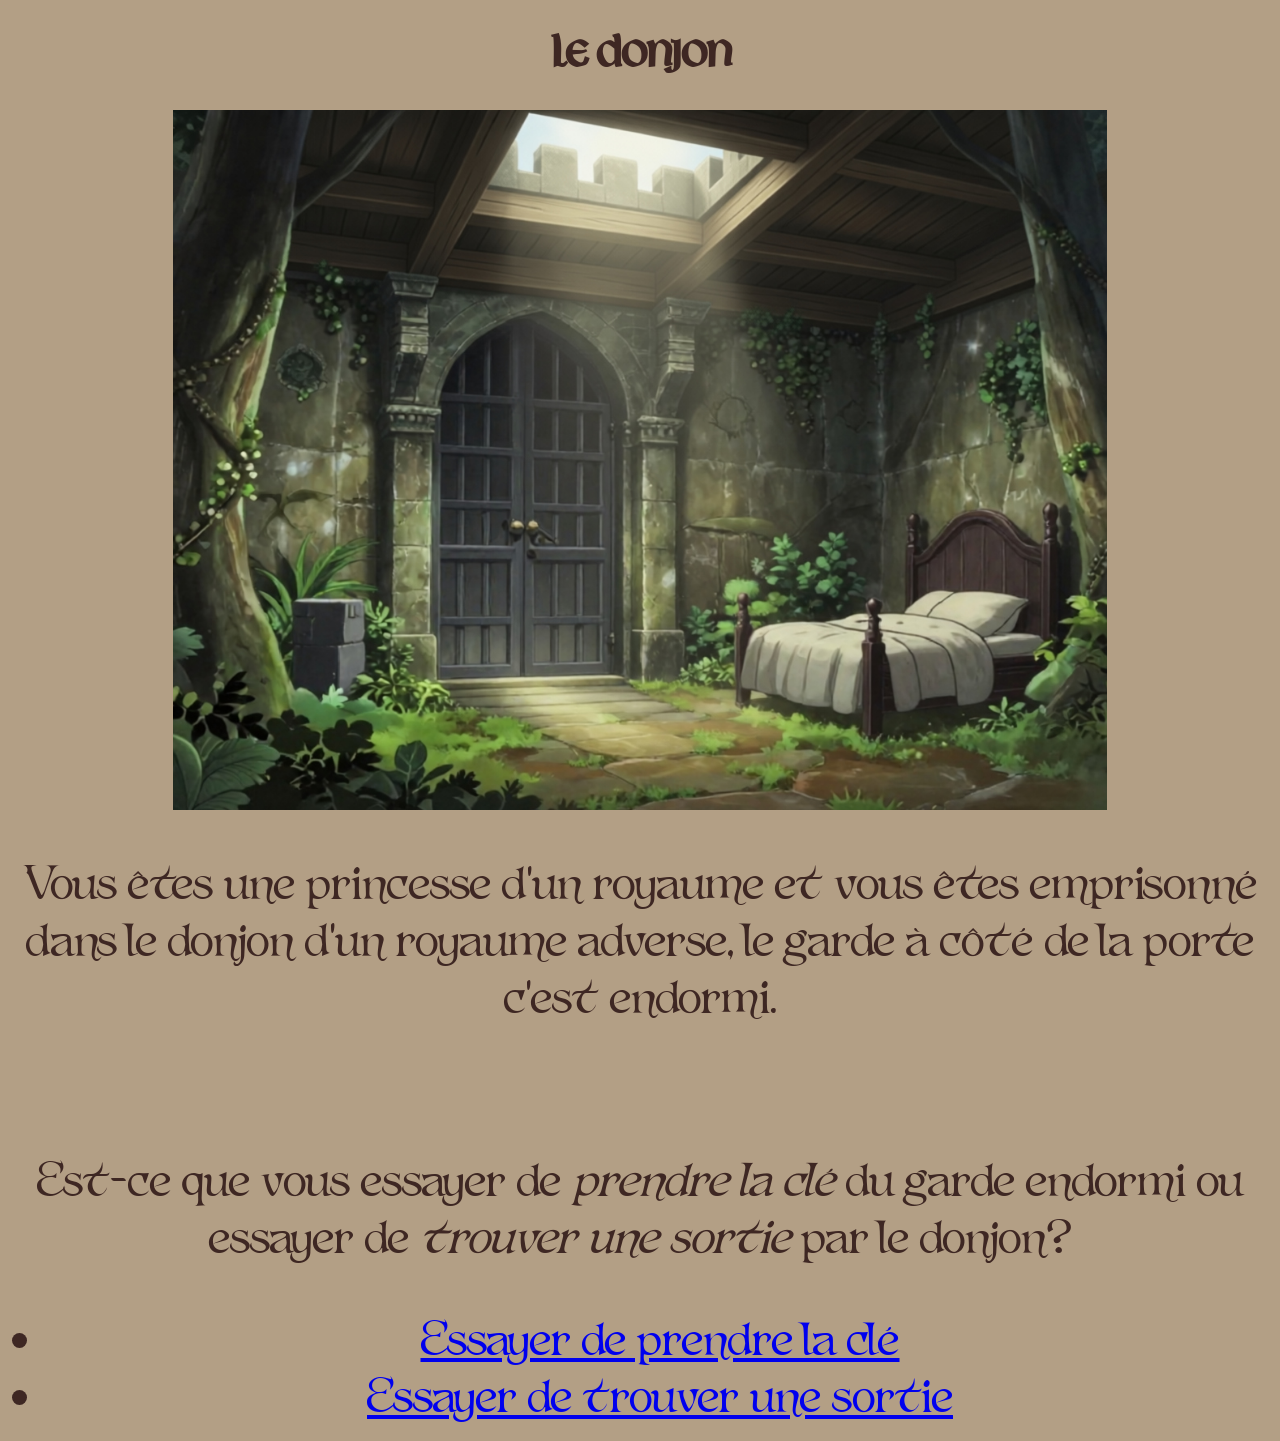
<file: index.html>
<!doctype html>
<html lang="en">
  <head>
    <meta charset="UTF-8" />
    <meta name="viewport" content="width=device-width, initial-scale=1.0" />
    <meta name="author" content="Émie Morin" />
    <link rel="stylesheet" href="./assets/style.css" />
    <title>AMORCE</title>
  </head>
  <body>
    <h1>Le Donjon</h1>
    <img src="./assets/img/index.jpg" alt="Chambre du donjon" />

    <main>
      <p>
        Vous êtes une princesse d'un royaume et vous êtes emprisonné dans le
        donjon d'un royaume adverse, le garde à côté de la porte c'est endormi.
      </p>

      <br />
      <br />
      <p>
        Est-ce que vous essayer de <em>prendre la clé</em> du garde
        endormi ou essayer de <em>trouver une sortie</em> par le donjon?
      </p>
    </main>
    <nav>
      <ul>
        <li><a href="./cle.html">Essayer de prendre la clé</a></li>
        <li><a href="./sortie.html">Essayer de trouver une sortie</a></li>
      </ul>
    </nav>
  </body>
</html>
</file>
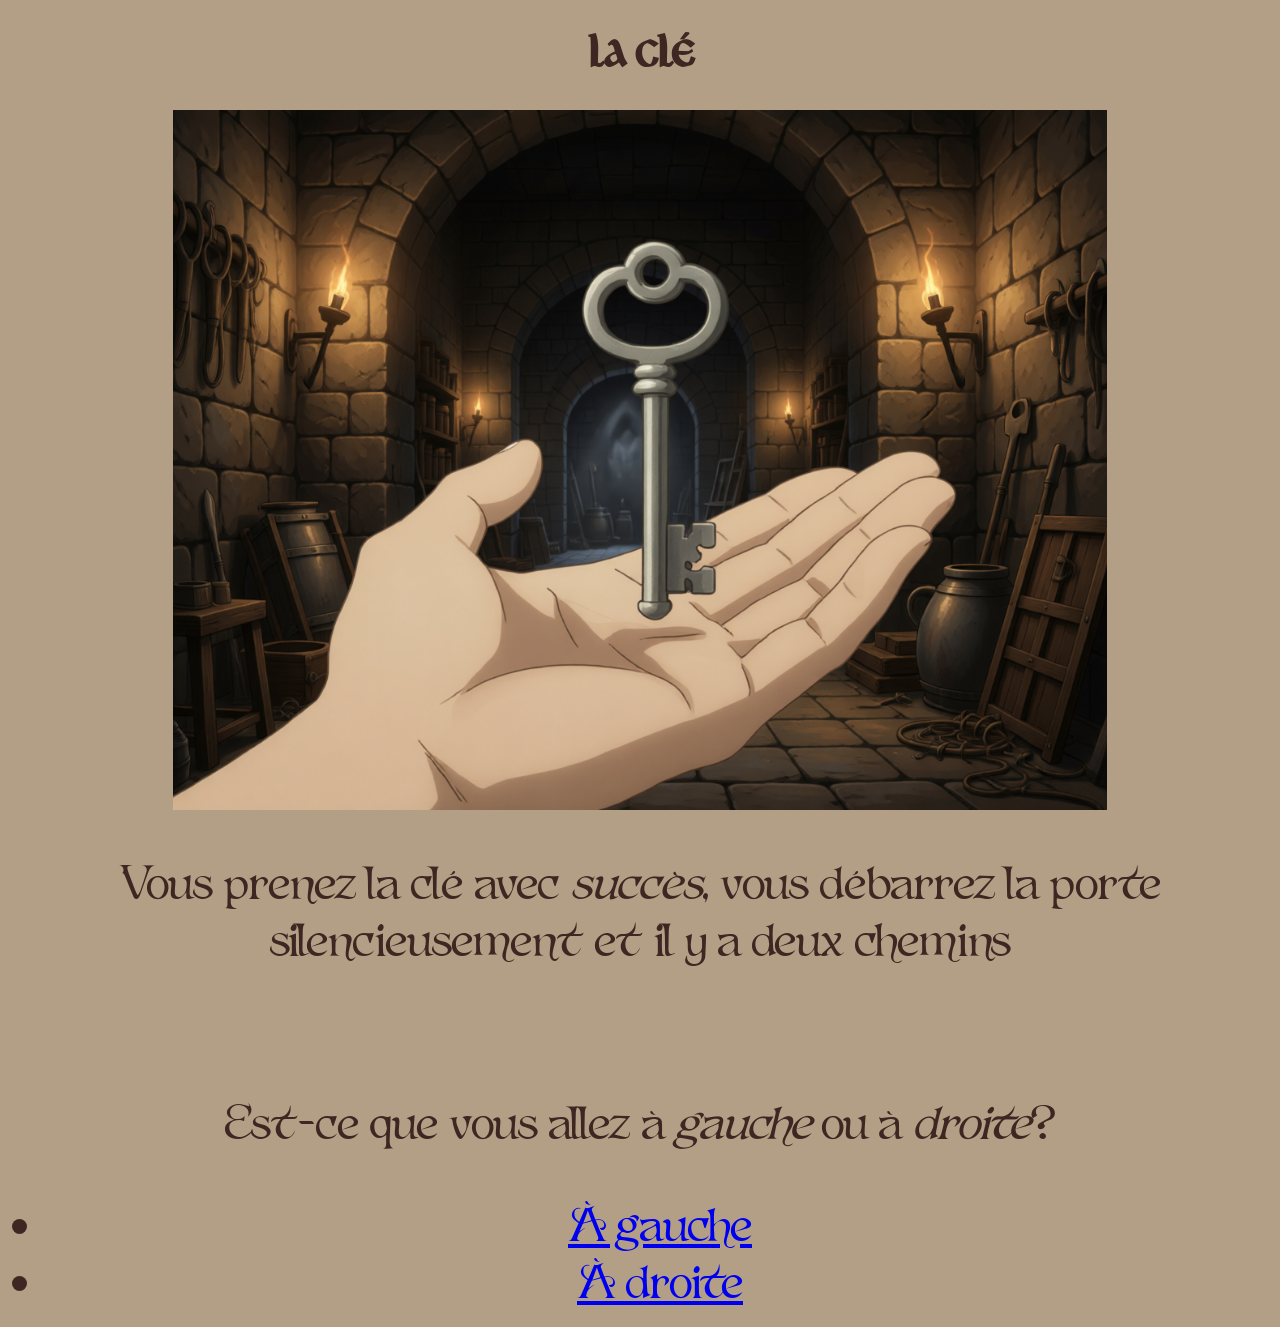
<file: cle.html>
<!doctype html>
<html lang="en">
  <head>
    <meta charset="UTF-8" />
    <meta name="viewport" content="width=device-width, initial-scale=1.0" />
    <meta name="author" content="Émie Morin" />
    <link rel="stylesheet" href="./assets/style.css" />
    <title>La clé</title>
  </head>
  <body>
    <h1>La clé</h1>
    <img src="./assets/img/cle.jpg" alt="une clé" />

    <main>
      <p>
        Vous prenez la clé avec <em>succès</em>, vous débarrez la porte
        silencieusement et il y a deux chemins
      </p>

      <br />
      <br />
      <p>
        Est-ce que vous allez à <em>gauche</em> ou à
        <em>droite</em>?
      </p>
    </main>

    <nav>
      <ul>
        <li><a href="./gauche.html">À gauche</a></li>
        <li><a href="./droite.html">À droite</a></li>
      </ul>
    </nav>
    <audio src="./assets/audios/medieval.mp3" autoplay loop></audio>
  </body>
</html>
</file>
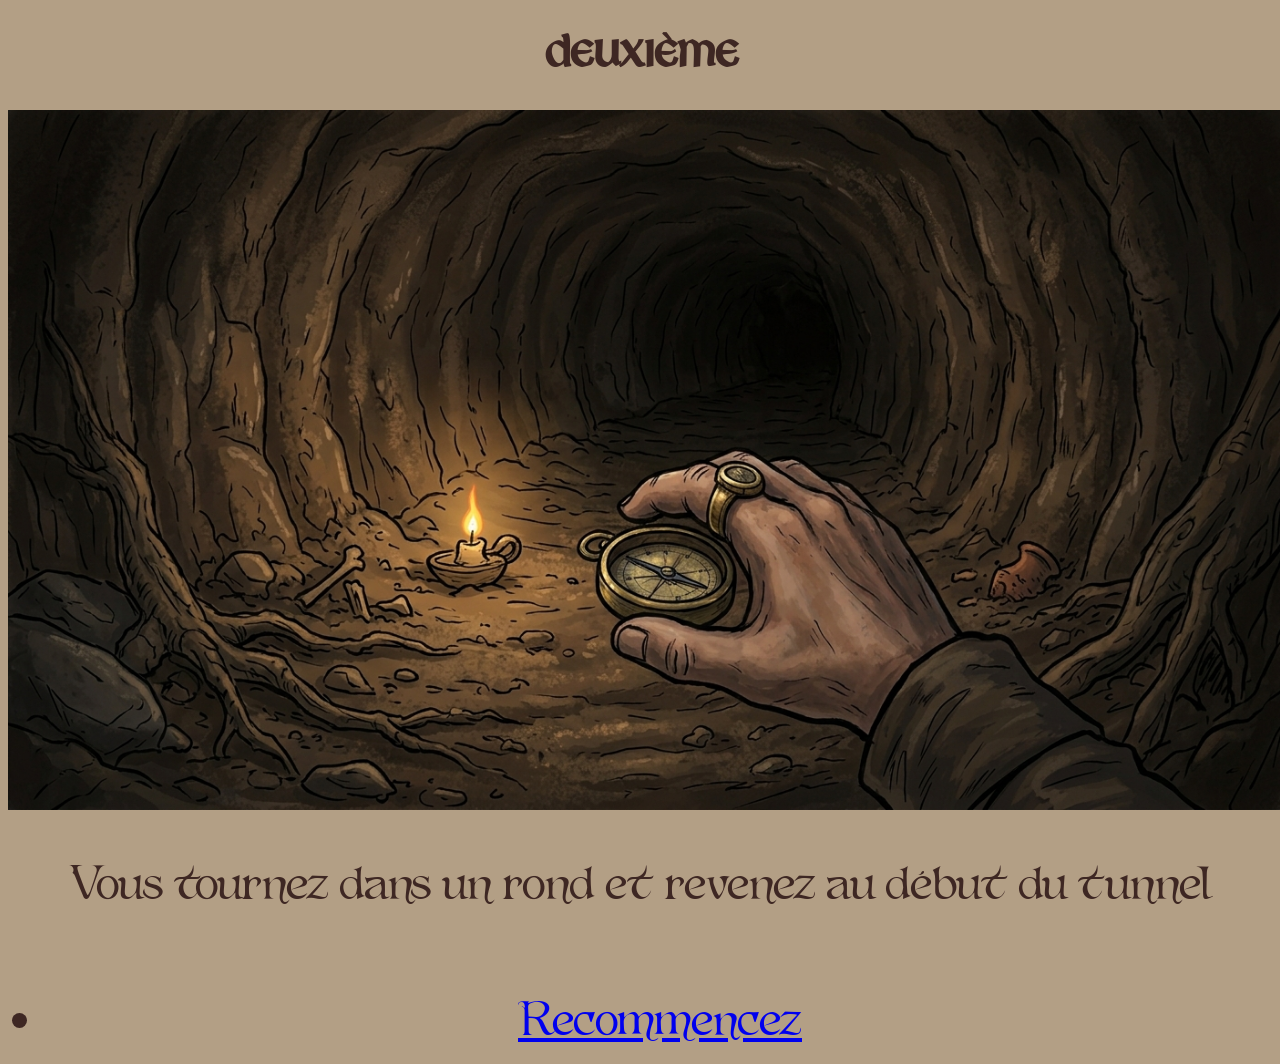
<file: deuxieme.html>
<!doctype html>
<html lang="en">
  <head>
    <meta charset="UTF-8" />
    <meta name="viewport" content="width=device-width, initial-scale=1.0" />
    <meta name="author" content="Émie Morin" />
    <link rel="stylesheet" href="./assets/style.css" />
    <title>Deuxième</title>
  </head>
  <body>
    <h1>Deuxième</h1>
    <img src="./assets/img/tunnel.jpg" alt="Un tunnel" />

    <main>
      <p>Vous tournez dans un rond et revenez au début du tunnel</p>
    </main>
    <br />

    <nav>
      <ul>
        <li><a href="./tunnel.html">Recommencez</a></li>
      </ul>
    </nav>
    <audio src="./assets/audios/medieval.mp3" autoplay loop></audio>
  </body>
</html>
</file>
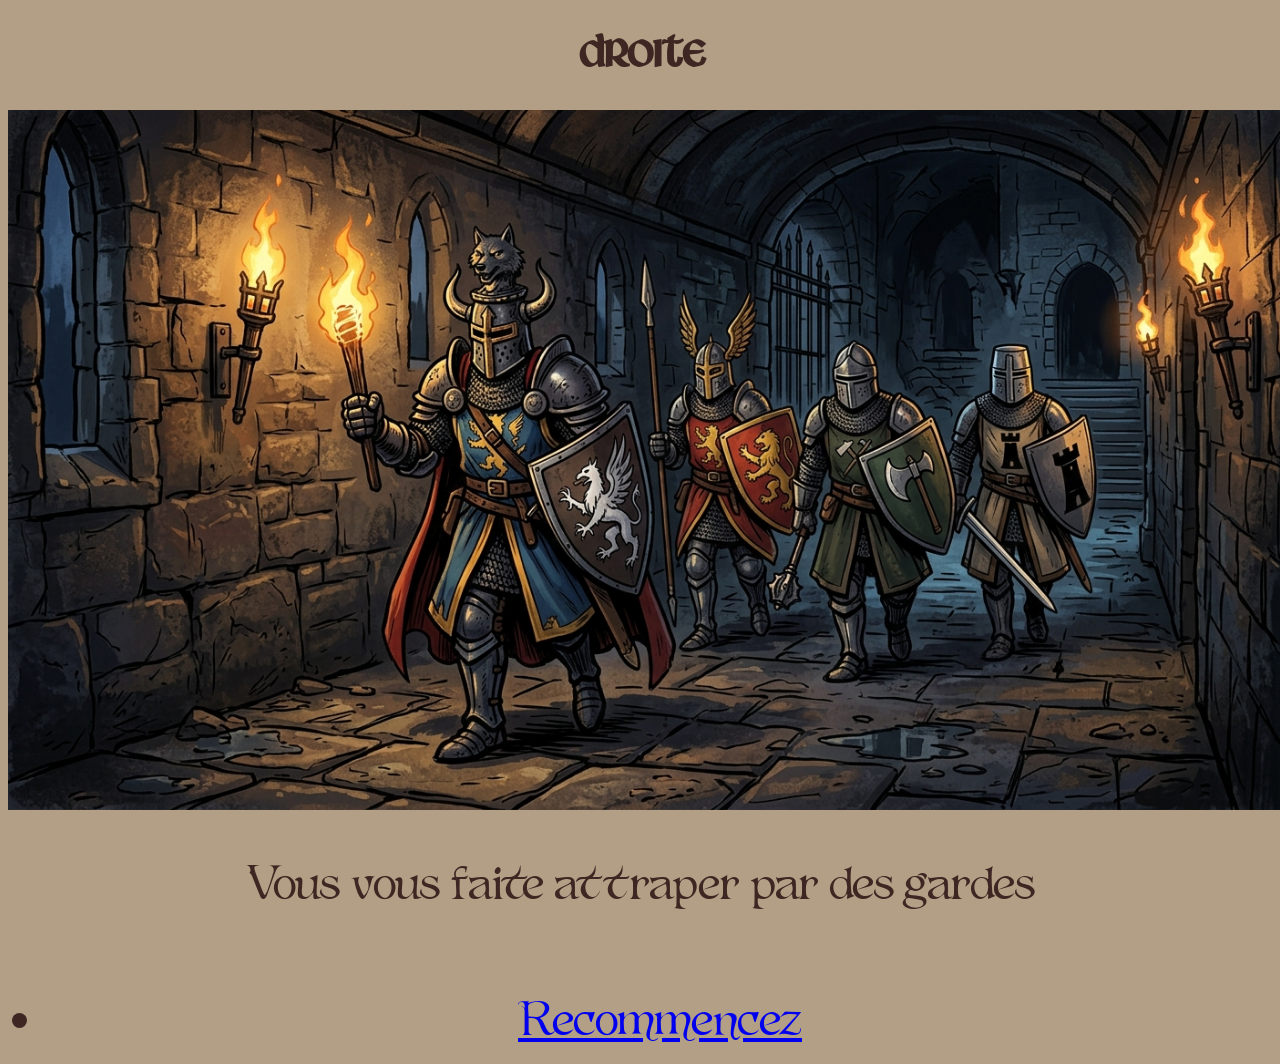
<file: droite.html>
<!doctype html>
<html lang="en">
  <head>
    <meta charset="UTF-8" />
    <meta name="viewport" content="width=device-width, initial-scale=1.0" />
    <meta name="author" content="Émie Morin" />
    <link rel="stylesheet" href="./assets/style.css" />
    <title>Droite</title>
  </head>
  <body>
    <h1>Droite</h1>
    <img src="./assets/img/dongon_garde.jpg" alt="Gardes dans un donjon" />

    <main>
      <p>Vous vous faite attraper par des gardes</p>

      <br />
    </main>
    <nav>
      <ul>
        <li><a href="./index.html">Recommencez</a></li>
      </ul>
    </nav>
    <audio src="./assets/audios/medieval.mp3" autoplay loop></audio>
  </body>
</html>
</file>
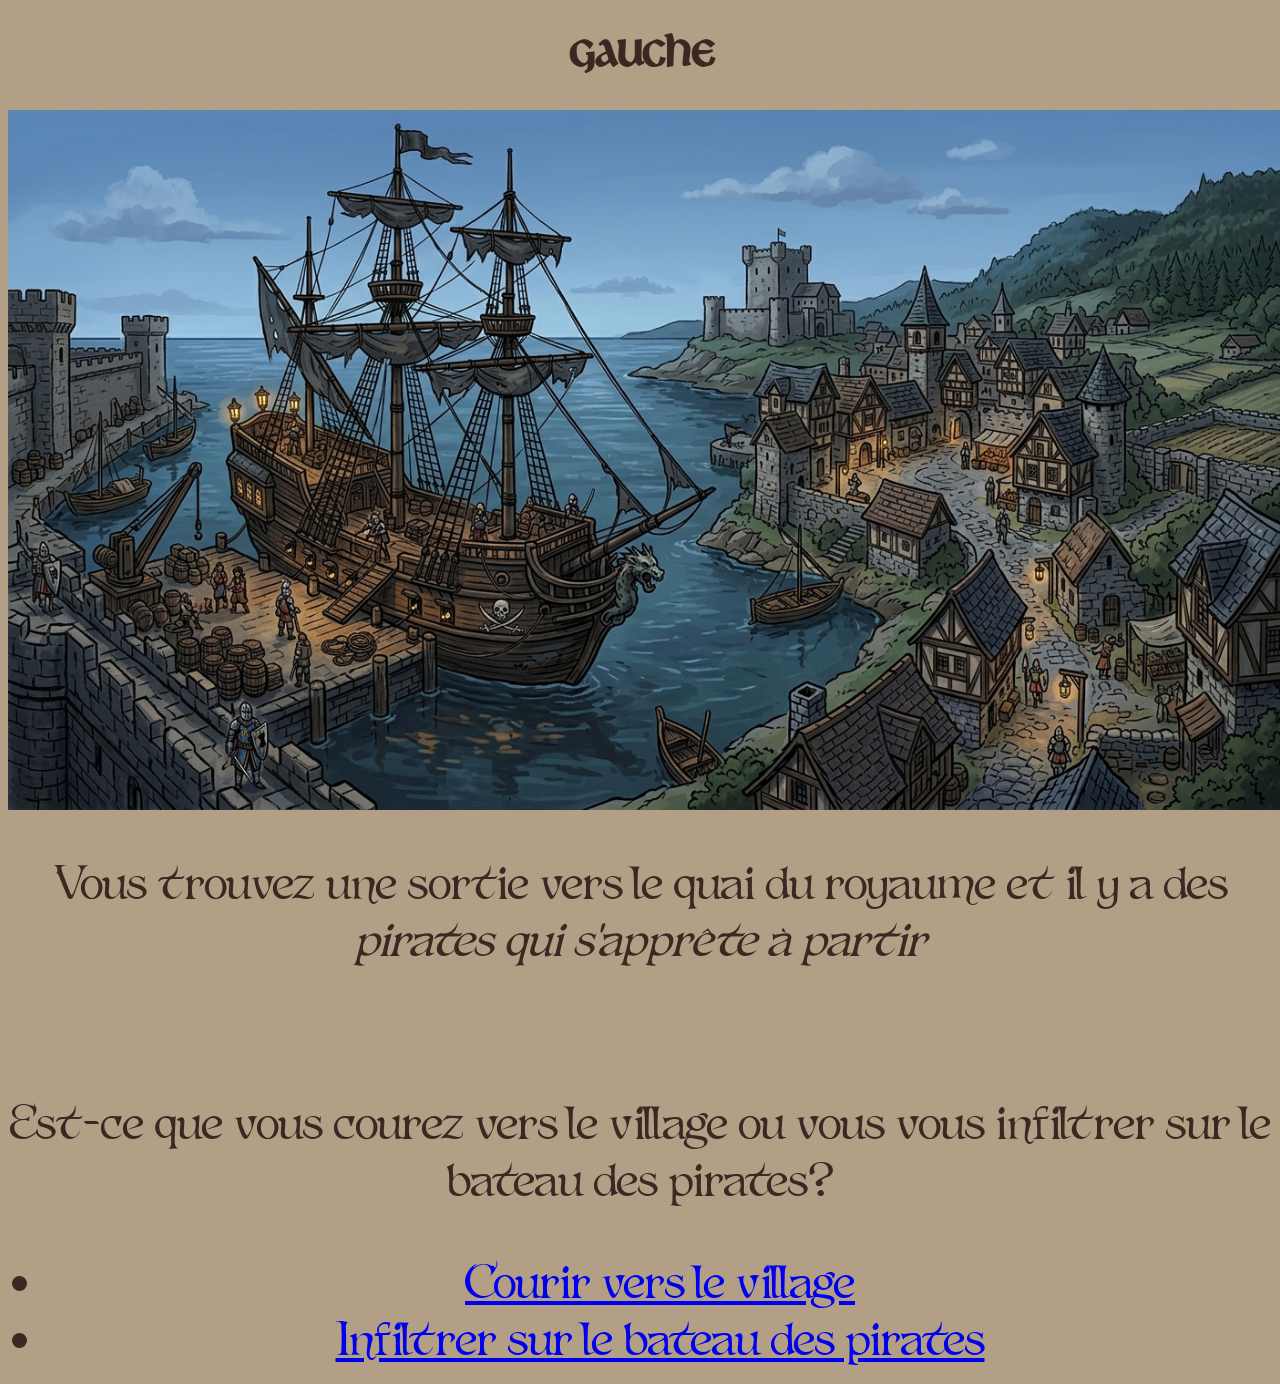
<file: gauche.html>
<!doctype html>
<html lang="en">
  <head>
    <meta charset="UTF-8" />
    <meta name="viewport" content="width=device-width, initial-scale=1.0" />
    <meta name="author" content="Émie Morin" />
    <link rel="stylesheet" href="./assets/style.css" />
    <title>Gauche</title>
  </head>
  <body>
    <h1>Gauche</h1>
    <img src="./assets/img/exterieur.jpg" alt="L'extérieur du château" />

    <main>
      <p>
        Vous trouvez une sortie vers le quai du royaume et il y a des
        <em>pirates qui s'apprête à partir</em>
      </p>

      <br />
      <br />
      <p>
        Est-ce que vous courez vers le village ou vous vous infiltrer sur le
        bateau des pirates?
      </p>
    </main>

    <nav>
      <ul>
        <li><a href="./village.html">Courir vers le village</a></li>
        <li>
          <a href="./infiltration.html">Infiltrer sur le bateau des pirates</a>
        </li>
      </ul>
    </nav>
    <audio src="./assets/audios/ocean.mp3" autoplay loop></audio>
  </body>
</html>
</file>
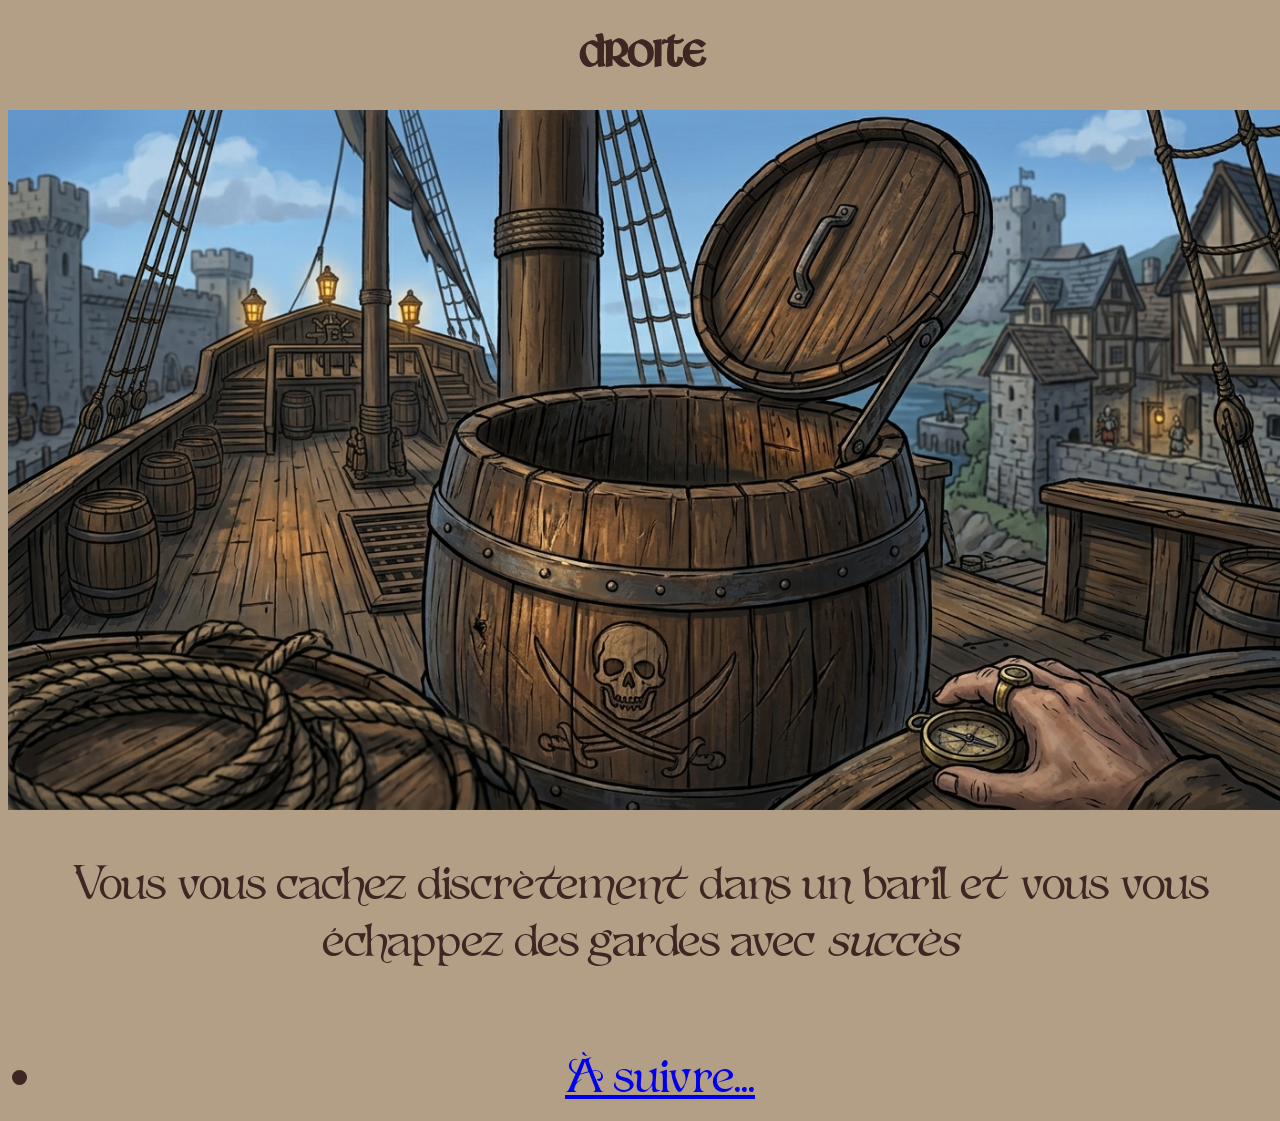
<file: infiltration.html>
<!doctype html>
<html lang="en">
  <head>
    <meta charset="UTF-8" />
    <meta name="viewport" content="width=device-width, initial-scale=1.0" />
    <meta name="author" content="Émie Morin" />
    <link rel="stylesheet" href="./assets/style.css" />
    <title>Infiltration</title>
  </head>
  <body>
    <h1>Droite</h1>
    <img src="./assets/img/pirates.jpg" alt="Bateau des pirates avec un baril" />

    <main>
      <p>
        Vous vous cachez discrètement dans un baril et vous vous échappez des
        gardes avec <em>succès</em>
      </p>
    </main>
    <br />
    <nav>
      <ul>
        <li><a href="./index.html">À suivre...</a></li>
      </ul>
    </nav>

    <audio src="./assets/audios/ocean.mp3" autoplay loop></audio>
  </body>
</html>
</file>
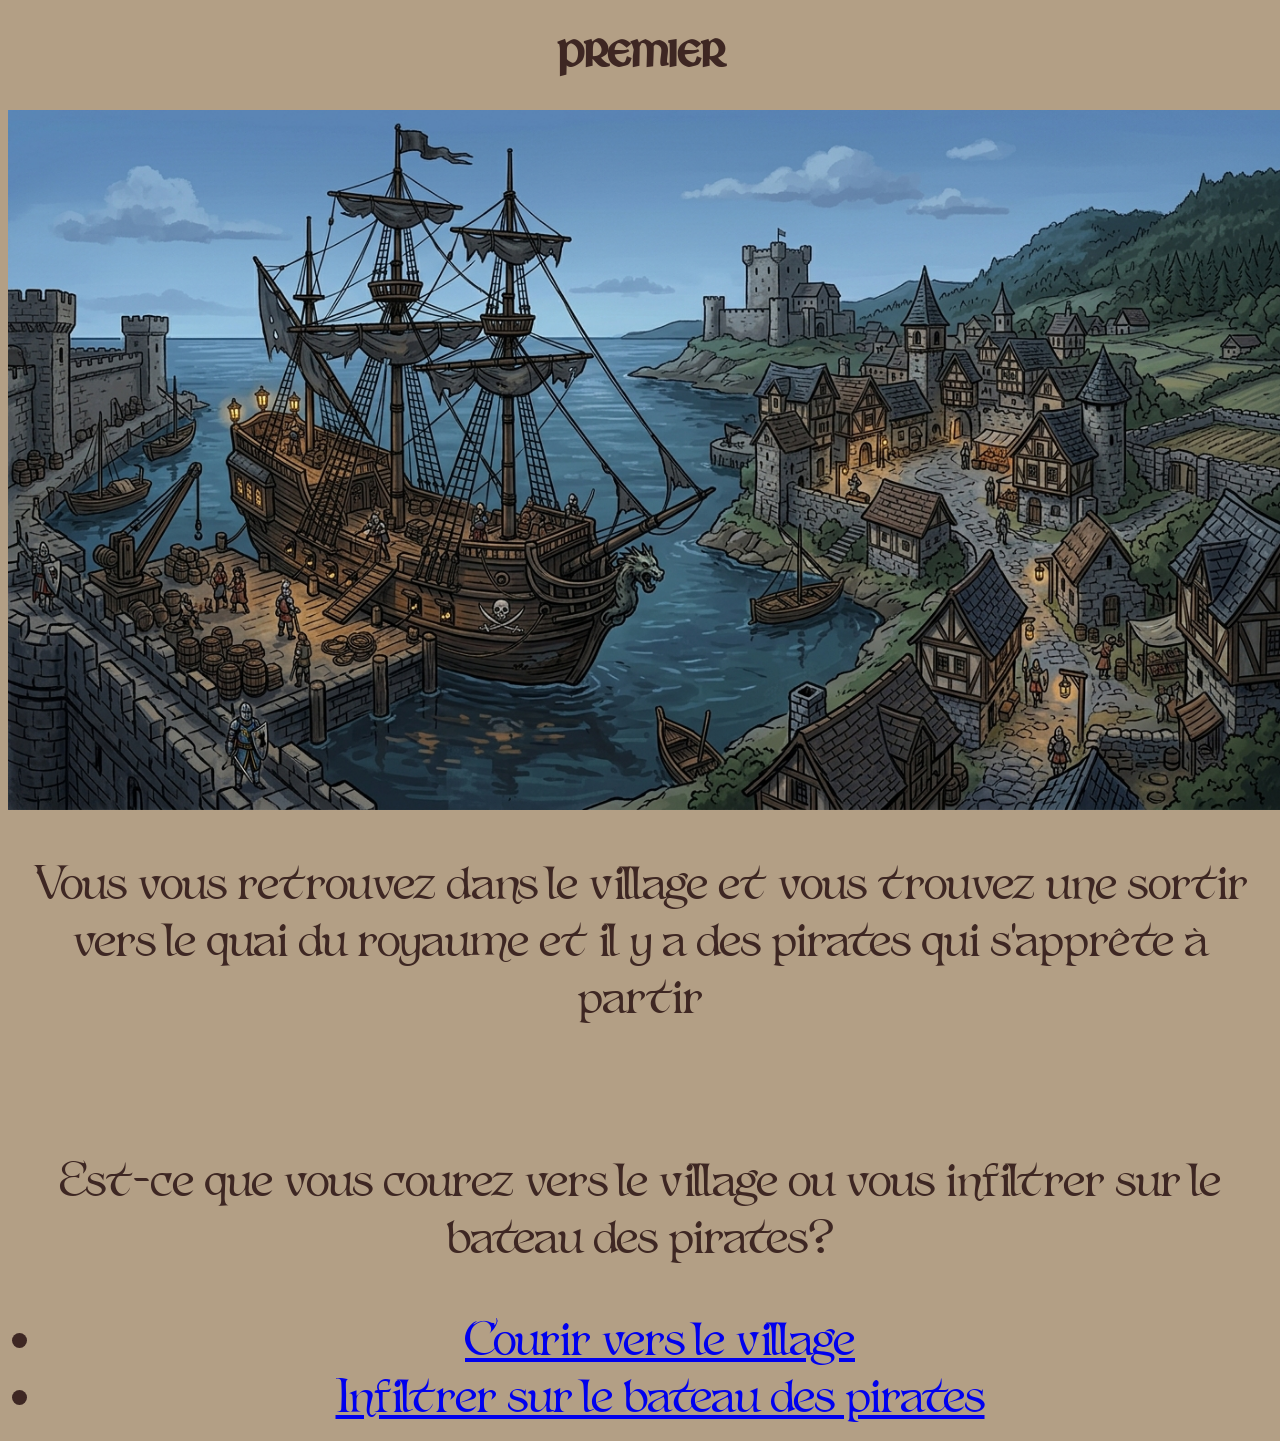
<file: premier.html>
<!doctype html>
<html lang="en">
  <head>
    <meta charset="UTF-8" />
    <meta name="viewport" content="width=device-width, initial-scale=1.0" />
    <meta name="author" content="Émie Morin" />
    <link rel="stylesheet" href="./assets/style.css" />
    <title>Premier</title>
  </head>
  <body>
    <h1>Premier</h1>
    <img src="./assets/img/exterieur.jpg" alt="L'extérieur du château" />

    <main>
      <p>
        Vous vous retrouvez dans le village et vous trouvez une sortir vers le
        quai du royaume et il y a des pirates qui s'apprête à partir
      </p>

      <br />
      <br />
      <p>
        Est-ce que vous courez vers le village ou vous infiltrer sur le bateau
        des pirates?
      </p>
    </main>
    <nav>
      <ul>
        <li><a href="./village.html">Courir vers le village</a></li>
        <li>
          <a href="./infiltration.html">Infiltrer sur le bateau des pirates</a>
        </li>
      </ul>
    </nav>
    <audio src="./assets/audios/ocean.mp3" autoplay loop></audio>
  </body>
</html>
</file>
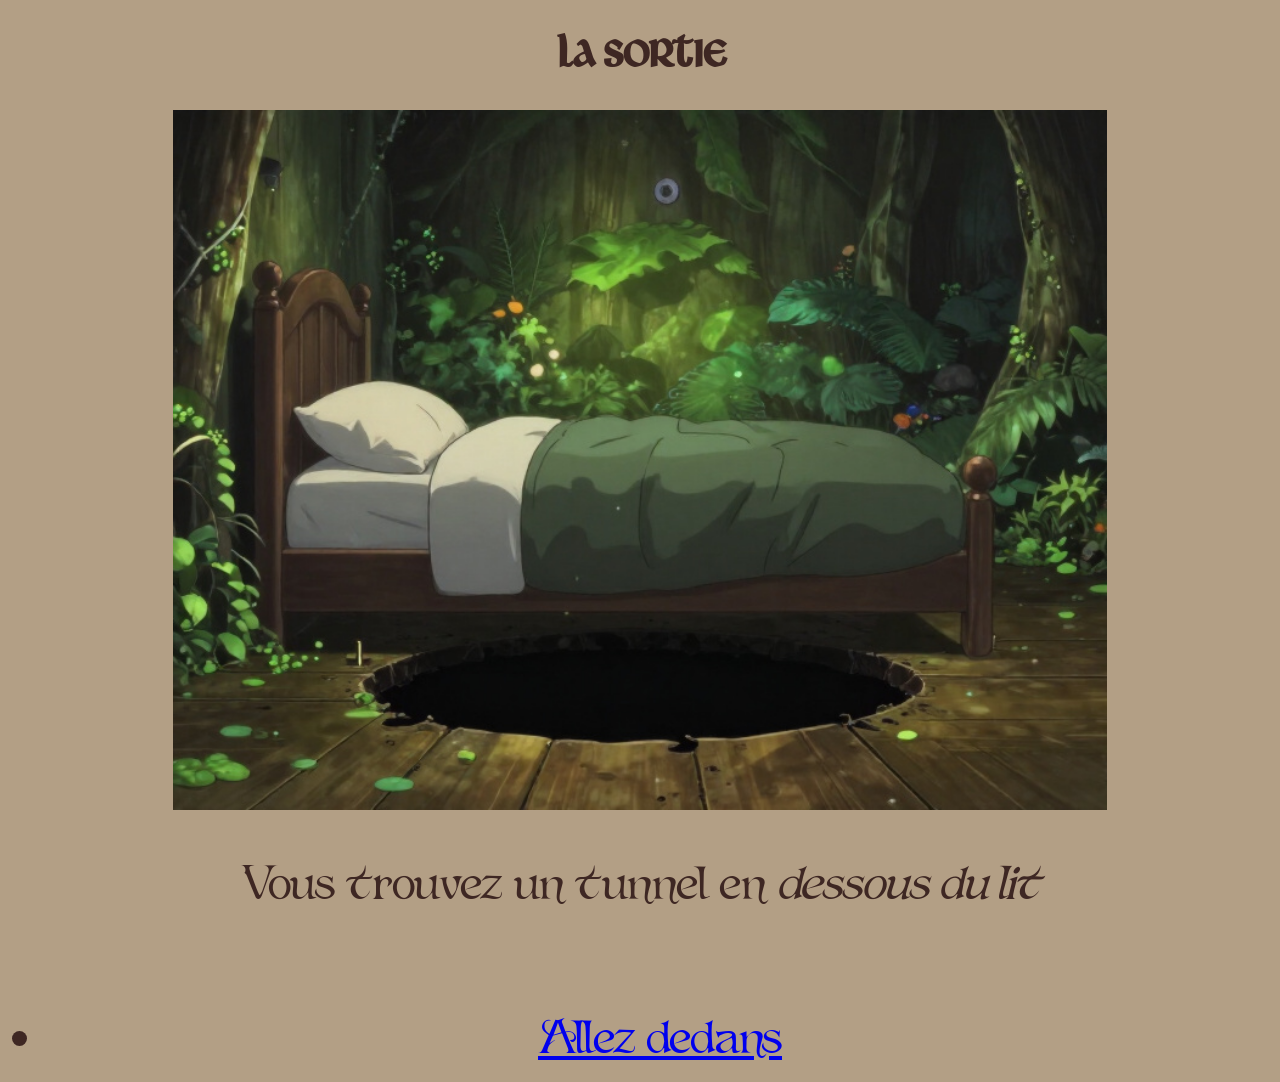
<file: sortie.html>
<!doctype html>
<html lang="en">
  <head>
    <meta charset="UTF-8" />
    <meta name="viewport" content="width=device-width, initial-scale=1.0" />
    <meta name="author" content="Émie Morin" />
    <link rel="stylesheet" href="./assets/style.css" />
    <title>La sortie</title>
  </head>
  <body>
    <h1>La sortie</h1>
    <img src="./assets/img/lit.jpg" alt="Un lit avec un gros tunnel en dessous" />

    <main>
      <p>Vous trouvez un tunnel en <em>dessous du lit</em></p>

      <br />
      <br />
    </main>
    <nav>
      <ul>
        <li><a href="./tunnel.html">Allez dedans</a></li>
      </ul>
    </nav>
    <audio src="./assets/audios/medieval.mp3" autoplay loop></audio>
  </body>
</html>
</file>
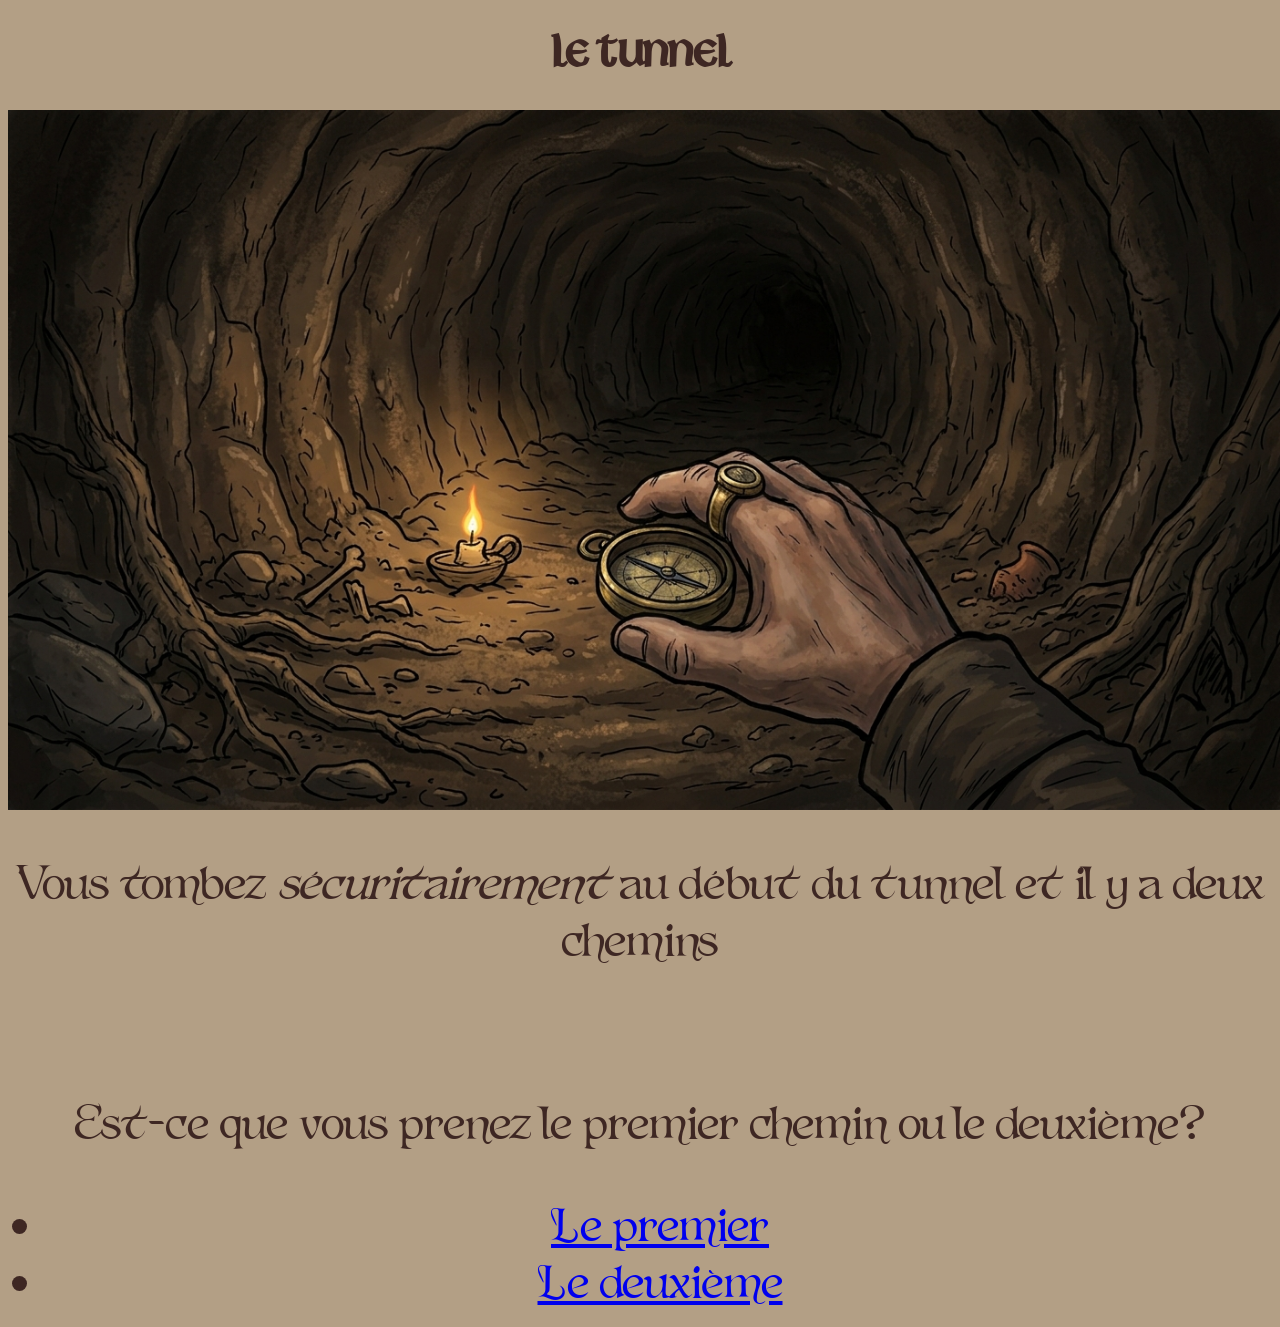
<file: tunnel.html>
<!doctype html>
<html lang="en">
  <head>
    <meta charset="UTF-8" />
    <meta name="viewport" content="width=device-width, initial-scale=1.0" />
    <meta name="author" content="Émie Morin" />
    <link rel="stylesheet" href="./assets/style.css" />
    <title>Le tunnel</title>
  </head>
  <body>
    <h1>Le tunnel</h1>
    <img src="./assets/img/tunnel.jpg" alt="À l'intérieur du tunnel" />

    <main>
      <p>
        Vous tombez <em>sécuritairement</em> au début du tunnel et il y
        a deux chemins
      </p>

      <br />
      <br />
      <p>Est-ce que vous prenez le premier chemin ou le deuxième?</p>
    </main>
    <nav>
      <ul>
        <li><a href="./premier.html">Le premier</a></li>
        <li><a href="./deuxieme.html">Le deuxième</a></li>
      </ul>
    </nav>
    <audio src="./assets/audios/medieval.mp3" autoplay loop></audio>
  </body>
</html>
</file>
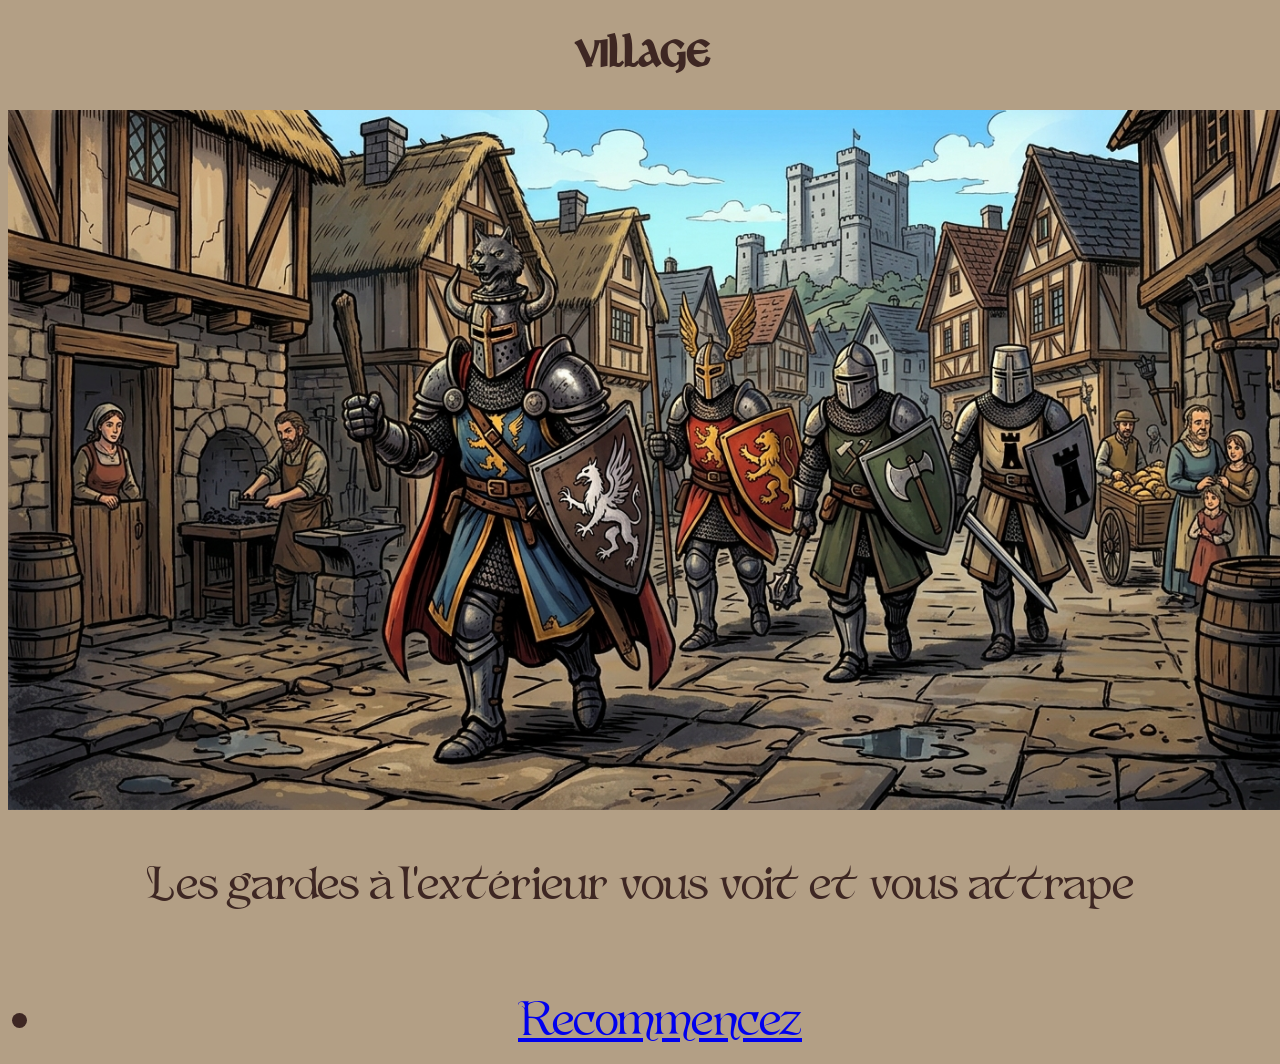
<file: village.html>
<!doctype html>
<html lang="en">
  <head>
    <meta charset="UTF-8" />
    <meta name="viewport" content="width=device-width, initial-scale=1.0" />
    <meta name="author" content="Émie Morin" />
    <link rel="stylesheet" href="./assets/style.css" />
    <title>Village</title>
  </head>
  <body>
    <h1>Village</h1>
    <img src="./assets/img/village.jpg" alt="Des gardes dans un village" />

    <main>
      <p>Les gardes à l'extérieur vous voit et vous attrape</p>

      <br />
    </main>
    <nav>
      <ul>
        <li><a href="./index.html">Recommencez</a></li>
      </ul>
    </nav>
    <audio src="./assets/audios/medieval.mp3" autoplay loop></audio>
  </body>
</html>
</file>
<file: assets/style.css>
@font-face {
  font-family: "Police_Titre";
  src: url(./fonts/Livingst.ttf) format("truetype");
  font-weight: normal;
  font-style: normal;
}

@font-face {
  font-family: "Police_Paragraphe";
  src: url(./fonts/Citadel_of_Blackrose.ttf) format("truetype");
  font-weight: normal;
  font-style: normal;
}
h1 {
  color: #3e2723;
  font-size: 45px;
  text-align: center;
  font-family: "Police_Titre", sans-serif;
}
p {
  color: #3e2723;
  font-size: 45px;
  text-align: center;
  font-family: "Police_Paragraphe", sans-serif;
}

img {
  height: 700px;

  display: block;
    margin: 0 auto;
}

body{
  background-color: #b39f85;

}

li{
    color: #3e2723;
  font-size: 45px;
  text-align: center;
  font-family: "Police_Paragraphe", sans-serif;
}
</file>
